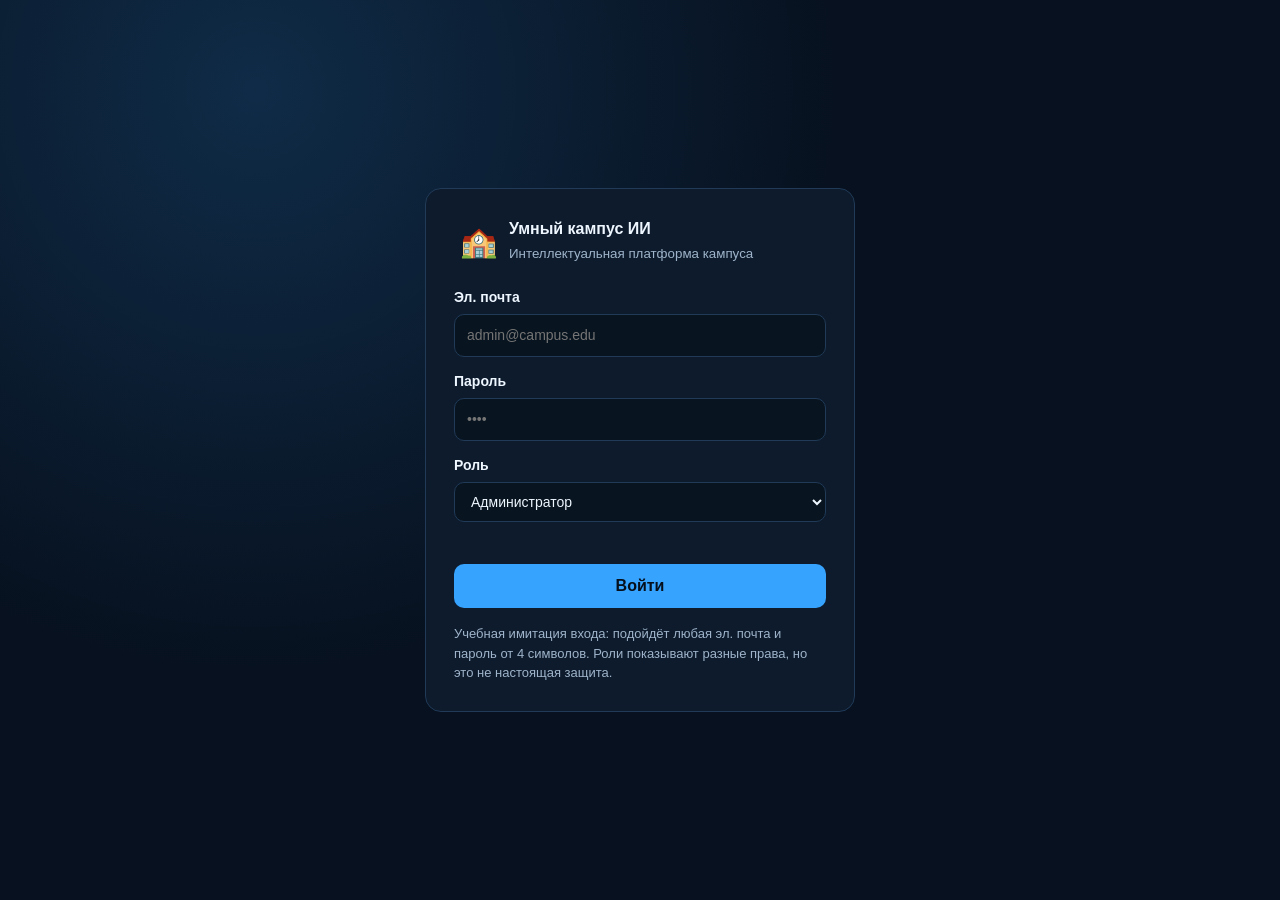
<file: index.html>
<!DOCTYPE html>
<html lang="ru">
<head>
<meta charset="UTF-8">
<meta name="viewport" content="width=device-width, initial-scale=1.0">
<title>Вход — Умный кампус ИИ</title>
<link rel="stylesheet" href="assets/css/style.css">
</head>
<body data-page="login">
<div class="login-wrap">
  <div class="card login-card">
    <div class="brand big"><span>🏫</span><div><b>Умный кампус ИИ</b><small>Интеллектуальная платформа кампуса</small></div></div>
    <form id="loginForm" novalidate>
      <label>Эл. почта<input type="email" id="email" placeholder="admin@campus.edu" autocomplete="username"></label>
      <label>Пароль<input type="password" id="password" placeholder="••••" autocomplete="current-password"></label>
      <label>Роль<select id="role"><option>Администратор</option><option>Инженер</option><option>Оператор</option></select></label>
      <p class="form-error" id="loginError" role="alert"></p>
      <button class="btn block" type="submit">Войти</button>
    </form>
    <p class="muted small" style="margin-top:16px">Учебная имитация входа: подойдёт любая эл. почта и пароль от 4 символов. Роли показывают разные права, но это не настоящая защита.</p>
  </div>
</div>
<script src="assets/js/storage.js"></script>
<script src="assets/js/app.js"></script>
<script src="assets/js/login.js"></script>
</body>
</html>
</file>
<file: assets/css/style.css>
/* style.css — Smart Campus AI */
:root{
  --bg:#07111f;--panel:#0d1b2d;--panel2:#10243c;--text:#eef6ff;--muted:#9fb4ca;--line:#203a57;
  --accent:#36a3ff;--green:#72e0c4;--yellow:#ffc857;--red:#ff7070;--violet:#b38cff;--input:#08141f;
  --btn-text:#06101d;--shadow:0 12px 32px rgba(0,0,0,.35)
}
body.light{
  --bg:#f2f6fb;--panel:#ffffff;--panel2:#eef3f9;--text:#0f2236;--muted:#5a7189;--line:#d5e0ec;
  --accent:#1a73e8;--green:#0f9d7a;--yellow:#b97a00;--red:#d93838;--violet:#7a4fd6;--input:#ffffff;
  --btn-text:#ffffff;--shadow:0 12px 32px rgba(20,40,70,.12)
}
*{box-sizing:border-box}
[hidden]{display:none!important}
html{scroll-behavior:smooth}
body{margin:0;font-family:Inter,"Segoe UI",Arial,sans-serif;background:var(--bg);color:var(--text);line-height:1.5}
h1,h2,h3,p{margin:0}
h1{font-size:clamp(24px,3vw,32px)}
h3{font-size:17px;margin-bottom:12px}
a{color:var(--accent)}
.muted{color:var(--muted)}.small{font-size:13px}
button,input,select,textarea{font:inherit;color:inherit}

/* ---------- формы и кнопки ---------- */
input,select,textarea{width:100%;background:var(--input);border:1px solid var(--line);border-radius:10px;padding:10px 12px}
input[type=checkbox]{width:auto}
input:focus,select:focus,textarea:focus,button:focus-visible{outline:2px solid var(--accent);outline-offset:1px}
label{display:block;font-size:14px;font-weight:600;margin-bottom:14px}
label input,label select,label textarea{margin-top:6px;font-weight:400}
.btn{display:inline-block;background:var(--accent);color:var(--btn-text);border:0;border-radius:10px;padding:10px 16px;font-weight:700;cursor:pointer;text-decoration:none}
.btn:hover{filter:brightness(1.1)}
.btn.ghost{background:transparent;color:var(--text);border:1px solid var(--line)}
.btn.danger{background:var(--red);color:#fff}
.btn.sm{padding:6px 10px;font-size:13px;border-radius:8px}
.btn.block{width:100%}
.btn:disabled{opacity:.45;cursor:not-allowed;filter:none}
.icon-btn{position:relative;background:var(--panel2);border:1px solid var(--line);border-radius:10px;width:40px;height:40px;cursor:pointer;font-size:18px;flex:none}
.form-error{color:var(--red);font-size:14px;min-height:20px;margin-bottom:8px}

/* ---------- каркас ---------- */
.app{display:grid;grid-template-columns:250px 1fr;min-height:100vh}
.sidebar{background:var(--panel);border-right:1px solid var(--line);padding:20px 14px;position:sticky;top:0;height:100vh;display:flex;flex-direction:column;gap:20px}
.brand{display:flex;gap:12px;align-items:center;padding:0 6px}
.brand>span{font-size:30px}.brand b{display:block}.brand small{color:var(--muted)}
.brand.big{margin-bottom:22px}
.sidebar nav{display:grid;gap:4px}
.sidebar nav a{display:flex;gap:12px;align-items:center;padding:11px 12px;border-radius:10px;color:var(--muted);text-decoration:none;font-weight:600}
.sidebar nav a:hover{background:var(--panel2);color:var(--text)}
.sidebar nav a.active{background:var(--accent);color:var(--btn-text)}
.side-foot{margin-top:auto;font-size:12px;color:var(--muted);padding:0 6px}
.main{min-width:0;display:flex;flex-direction:column}
.topbar{display:flex;gap:12px;align-items:center;padding:14px 24px;border-bottom:1px solid var(--line);background:var(--panel);position:sticky;top:0;z-index:30}
.search{flex:1;max-width:460px}.search input{margin:0}
.top-actions{display:flex;gap:10px;align-items:center;margin-left:auto}
#menuBtn{display:none}
.count{position:absolute;top:-6px;right:-6px;background:var(--red);color:#fff;font-size:11px;font-weight:700;border-radius:999px;min-width:20px;padding:1px 5px}
.notif{position:relative}
.notif-panel{position:absolute;right:0;top:50px;width:min(360px,92vw);max-height:60vh;overflow:auto;background:var(--panel);border:1px solid var(--line);border-radius:14px;padding:12px;box-shadow:var(--shadow);z-index:60}
.profile{display:flex;gap:10px;align-items:center}
.avatar{width:40px;height:40px;border-radius:50%;background:var(--accent);color:var(--btn-text);display:grid;place-items:center;font-weight:800;text-transform:uppercase;flex:none}
.pinfo b{display:block;line-height:1.2}.pinfo small{color:var(--muted)}
.content{padding:24px;display:grid;gap:20px;align-content:start}
.page-head{display:flex;justify-content:space-between;align-items:flex-start;gap:14px;flex-wrap:wrap}
.page-head p{color:var(--muted);margin-top:4px}
.actions{display:flex;gap:12px;align-items:center;flex-wrap:wrap}
.backdrop{display:none}

/* ---------- карточки и сетки ---------- */
.card{background:var(--panel);border:1px solid var(--line);border-radius:16px;padding:18px;min-width:0}
.kpi-grid{display:grid;grid-template-columns:repeat(auto-fit,minmax(190px,1fr));gap:14px}
.kpi{display:flex;gap:14px;align-items:center}
.kpi .ic{font-size:26px;width:48px;height:48px;border-radius:12px;background:var(--panel2);display:grid;place-items:center;flex:none}
.kpi b{display:block;font-size:26px;line-height:1.1}.kpi small{color:var(--muted)}
.kpi.ok b{color:var(--green)}.kpi.warn b{color:var(--yellow)}.kpi.bad b{color:var(--red)}
.grid-3{display:grid;grid-template-columns:repeat(auto-fit,minmax(300px,1fr));gap:16px}
.grid-2{display:grid;grid-template-columns:repeat(auto-fit,minmax(320px,1fr));gap:16px}
.chart-box{position:relative;height:270px}

/* ---------- таблицы ---------- */
.toolbar{display:grid;grid-template-columns:2fr repeat(auto-fit,minmax(150px,1fr));gap:12px;align-items:end}
.toolbar label{margin:0}
.table-wrap{overflow-x:auto}
table{width:100%;border-collapse:collapse;min-width:640px}
table.wide{min-width:900px}
th,td{padding:11px 12px;text-align:left;border-bottom:1px solid var(--line);vertical-align:top}
th{background:var(--panel2);font-size:13px;color:var(--muted);text-transform:uppercase;letter-spacing:.04em;white-space:nowrap}
tbody tr:hover{background:var(--panel2)}
td.lv1{color:var(--yellow);font-weight:700}td.lv2{color:var(--red);font-weight:700}
td.empty{text-align:center;color:var(--muted);padding:26px}
.row-actions{display:flex;gap:6px;white-space:nowrap}
.result-count{color:var(--muted);font-size:14px;margin-top:10px}

/* ---------- бейджи и уведомления ---------- */
.badge{display:inline-block;padding:3px 10px;border-radius:999px;font-size:12px;font-weight:700;border:1px solid transparent;white-space:nowrap}
.badge.green{color:var(--green);background:rgba(114,224,196,.12);border-color:rgba(114,224,196,.4)}
.badge.yellow{color:var(--yellow);background:rgba(255,200,87,.12);border-color:rgba(255,200,87,.4)}
.badge.red{color:var(--red);background:rgba(255,112,112,.12);border-color:rgba(255,112,112,.4)}
.badge.blue{color:var(--accent);background:rgba(54,163,255,.12);border-color:rgba(54,163,255,.4)}
.badge.gray{color:var(--muted);background:var(--panel2);border-color:var(--line)}
.alert{display:flex;gap:10px;padding:10px 12px;border-radius:10px;border-left:4px solid var(--accent);background:var(--panel2);margin-bottom:8px;font-size:14px}
.alert.warning{border-color:var(--yellow)}.alert.critical{border-color:var(--red)}
.alert-list{max-height:310px;overflow:auto}
.info{padding:14px 16px;border-left:4px solid var(--accent);background:var(--panel2);border-radius:0 12px 12px 0;font-size:14px;color:var(--muted)}
.info b{color:var(--text)}

/* ---------- переключатели, диалог, toast ---------- */
.switch{display:flex;gap:8px;align-items:center;font-weight:600;margin:0;cursor:pointer}
.seg{display:flex;gap:8px;flex-wrap:wrap}
.seg button{flex:1;min-width:120px;padding:10px;border-radius:10px;border:1px solid var(--line);background:var(--panel2);cursor:pointer;font-weight:600}
.seg button.on{border-color:var(--accent);background:var(--accent);color:var(--btn-text)}
.form-grid{display:grid;grid-template-columns:1fr 1fr;gap:0 14px}
.form-grid .full{grid-column:1/-1}
dialog{background:var(--panel);color:var(--text);border:1px solid var(--line);border-radius:18px;padding:22px;width:min(560px,94vw)}
dialog::backdrop{background:rgba(2,8,16,.65)}
.dialog-actions{display:flex;gap:10px;justify-content:flex-end;margin-top:6px}
.toast{position:fixed;left:50%;bottom:24px;transform:translateX(-50%);background:var(--panel2);border:1px solid var(--accent);padding:12px 18px;border-radius:12px;box-shadow:var(--shadow);z-index:100;max-width:92vw}

/* ---------- login ---------- */
.login-wrap{min-height:100vh;display:grid;place-items:center;padding:20px;background:radial-gradient(circle at 20% 10%,rgba(54,163,255,.18),transparent 45%),var(--bg)}
.login-card{width:min(430px,100%);padding:28px}

/* ---------- адаптивность ---------- */
@media(max-width:900px){
  .app{grid-template-columns:1fr}
  .sidebar{position:fixed;left:0;top:0;z-index:50;width:260px;transform:translateX(-100%);transition:transform .25s}
  body.menu-open .sidebar{transform:none}
  body.menu-open .backdrop{display:block;position:fixed;inset:0;background:rgba(2,8,16,.6);z-index:40}
  #menuBtn{display:block}
  .topbar{padding:12px 14px}
  .content{padding:16px 14px}
}
@media(max-width:640px){
  .pinfo{display:none}
  .form-grid{grid-template-columns:1fr}
  .toolbar{grid-template-columns:1fr 1fr}.toolbar .grow{grid-column:1/-1}
}
@media(max-width:420px){.search{display:none}.top-actions{width:100%;justify-content:flex-end}.toolbar{grid-template-columns:1fr}}
@media(prefers-reduced-motion:reduce){*{transition:none!important;scroll-behavior:auto!important}}
</file>
